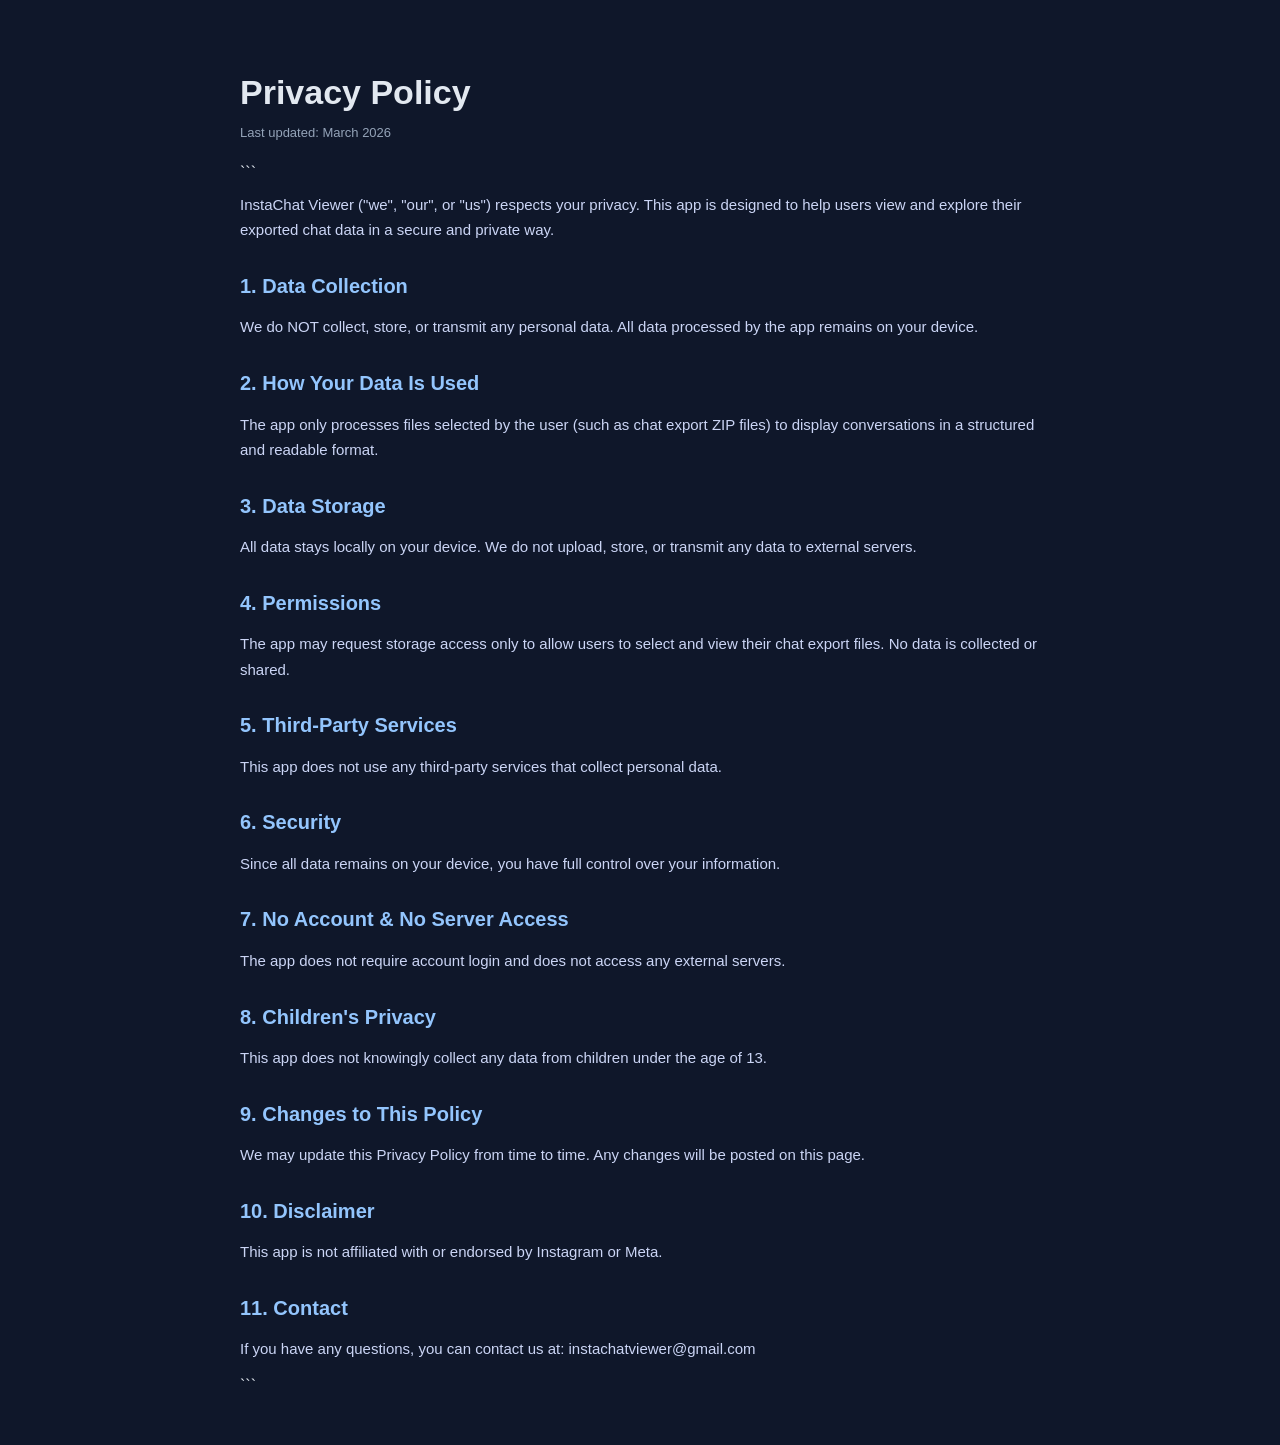
<file: index.html>
<!DOCTYPE html>

<html lang="en">
<head>
    <meta charset="UTF-8">
    <meta name="viewport" content="width=device-width, initial-scale=1.0">
    <title>Privacy Policy - InstaChat Viewer</title>
    <link rel="stylesheet" href="style.css">
</head>
<body>

<div class="container">
    <h1>Privacy Policy</h1>
    <p class="last-updated">Last updated: March 2026</p>

```
<p>
    InstaChat Viewer ("we", "our", or "us") respects your privacy. This app is designed to help users view and explore their exported chat data in a secure and private way.
</p>

<h2>1. Data Collection</h2>
<p>
    We do NOT collect, store, or transmit any personal data. All data processed by the app remains on your device.
</p>

<h2>2. How Your Data Is Used</h2>
<p>
    The app only processes files selected by the user (such as chat export ZIP files) to display conversations in a structured and readable format.
</p>

<h2>3. Data Storage</h2>
<p>
    All data stays locally on your device. We do not upload, store, or transmit any data to external servers.
</p>

<h2>4. Permissions</h2>
<p>
    The app may request storage access only to allow users to select and view their chat export files. No data is collected or shared.
</p>

<h2>5. Third-Party Services</h2>
<p>
    This app does not use any third-party services that collect personal data.
</p>

<h2>6. Security</h2>
<p>
    Since all data remains on your device, you have full control over your information.
</p>

<h2>7. No Account & No Server Access</h2>
<p>
    The app does not require account login and does not access any external servers.
</p>

<h2>8. Children's Privacy</h2>
<p>
    This app does not knowingly collect any data from children under the age of 13.
</p>

<h2>9. Changes to This Policy</h2>
<p>
    We may update this Privacy Policy from time to time. Any changes will be posted on this page.
</p>

<h2>10. Disclaimer</h2>
<p>
    This app is not affiliated with or endorsed by Instagram or Meta.
</p>

<h2>11. Contact</h2>
<p>
    If you have any questions, you can contact us at: instachatviewer@gmail.com
</p>
```

</div>

</body>
</html>
</file>
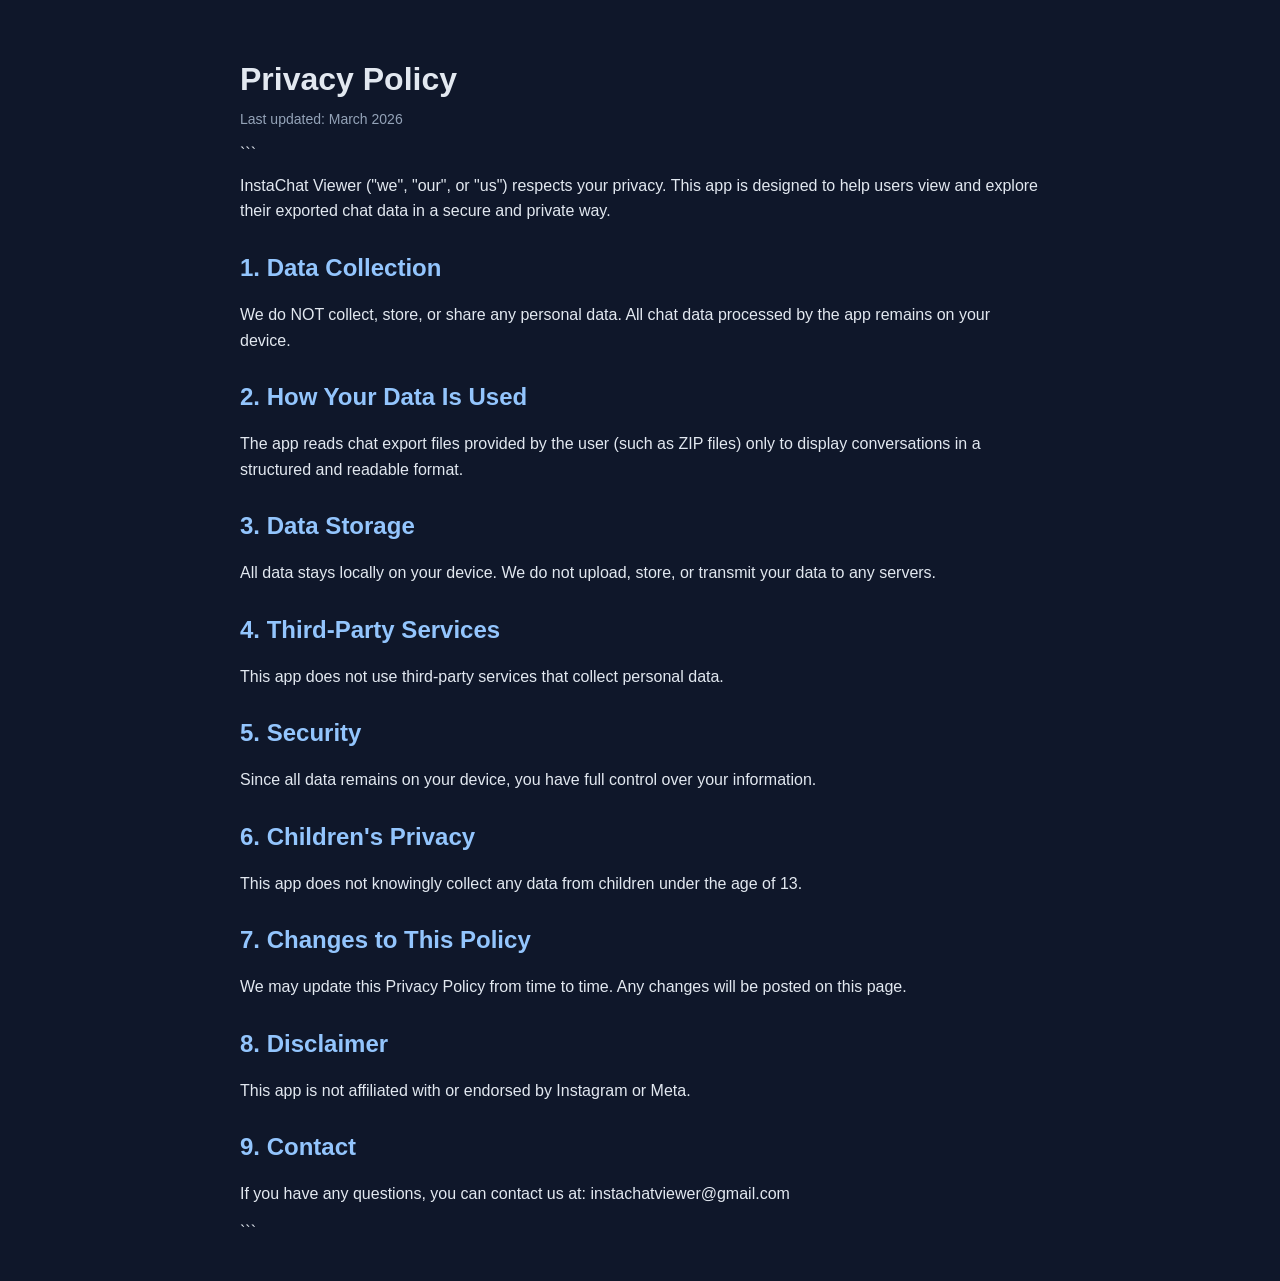
<file: Privacy Policy/index.html>
<!DOCTYPE html>

<html lang="en">
<head>
    <meta charset="UTF-8">
    <meta name="viewport" content="width=device-width, initial-scale=1.0">
    <title>Privacy Policy - InstaChat Viewer</title>
    <link rel="stylesheet" href="style.css">
</head>
<body>

<div class="container">
    <h1>Privacy Policy</h1>
    <p class="last-updated">Last updated: March 2026</p>

```
<p>
    InstaChat Viewer ("we", "our", or "us") respects your privacy. This app is designed to help users view and explore their exported chat data in a secure and private way.
</p>

<h2>1. Data Collection</h2>
<p>
    We do NOT collect, store, or share any personal data. All chat data processed by the app remains on your device.
</p>

<h2>2. How Your Data Is Used</h2>
<p>
    The app reads chat export files provided by the user (such as ZIP files) only to display conversations in a structured and readable format.
</p>

<h2>3. Data Storage</h2>
<p>
    All data stays locally on your device. We do not upload, store, or transmit your data to any servers.
</p>

<h2>4. Third-Party Services</h2>
<p>
    This app does not use third-party services that collect personal data.
</p>

<h2>5. Security</h2>
<p>
    Since all data remains on your device, you have full control over your information.
</p>

<h2>6. Children's Privacy</h2>
<p>
    This app does not knowingly collect any data from children under the age of 13.
</p>

<h2>7. Changes to This Policy</h2>
<p>
    We may update this Privacy Policy from time to time. Any changes will be posted on this page.
</p>

<h2>8. Disclaimer</h2>
<p>
    This app is not affiliated with or endorsed by Instagram or Meta.
</p>

<h2>9. Contact</h2>
<p>
    If you have any questions, you can contact us at: instachatviewer@gmail.com
</p>
```

</div>

</body>
</html>
</file>
<file: style.css>
body {
margin: 0;
font-family: -apple-system, BlinkMacSystemFont, "Segoe UI", Roboto, Arial, sans-serif;
background: #0f172a;
color: #e2e8f0;
}

.container {
max-width: 800px;
margin: auto;
padding: 50px 20px;
}

h1 {
font-size: 34px;
margin-bottom: 10px;
font-weight: 600;
}

h2 {
margin-top: 32px;
color: #93c5fd;
font-size: 20px;
}

p {
line-height: 1.7;
margin-top: 10px;
font-size: 15px;
color: #cbd5f5;
}

.last-updated {
font-size: 13px;
color: #94a3b8;
margin-bottom: 20px;
}
</file>
<file: Privacy Policy/style.css>
body {
margin: 0;
font-family: Arial, sans-serif;
background: #0f172a;
color: #e2e8f0;
}

.container {
max-width: 800px;
margin: auto;
padding: 40px 20px;
}

h1 {
font-size: 32px;
margin-bottom: 10px;
}

h2 {
margin-top: 30px;
color: #93c5fd;
}

p {
line-height: 1.6;
margin-top: 10px;
}

.last-updated {
font-size: 14px;
color: #94a3b8;
}
</file>
